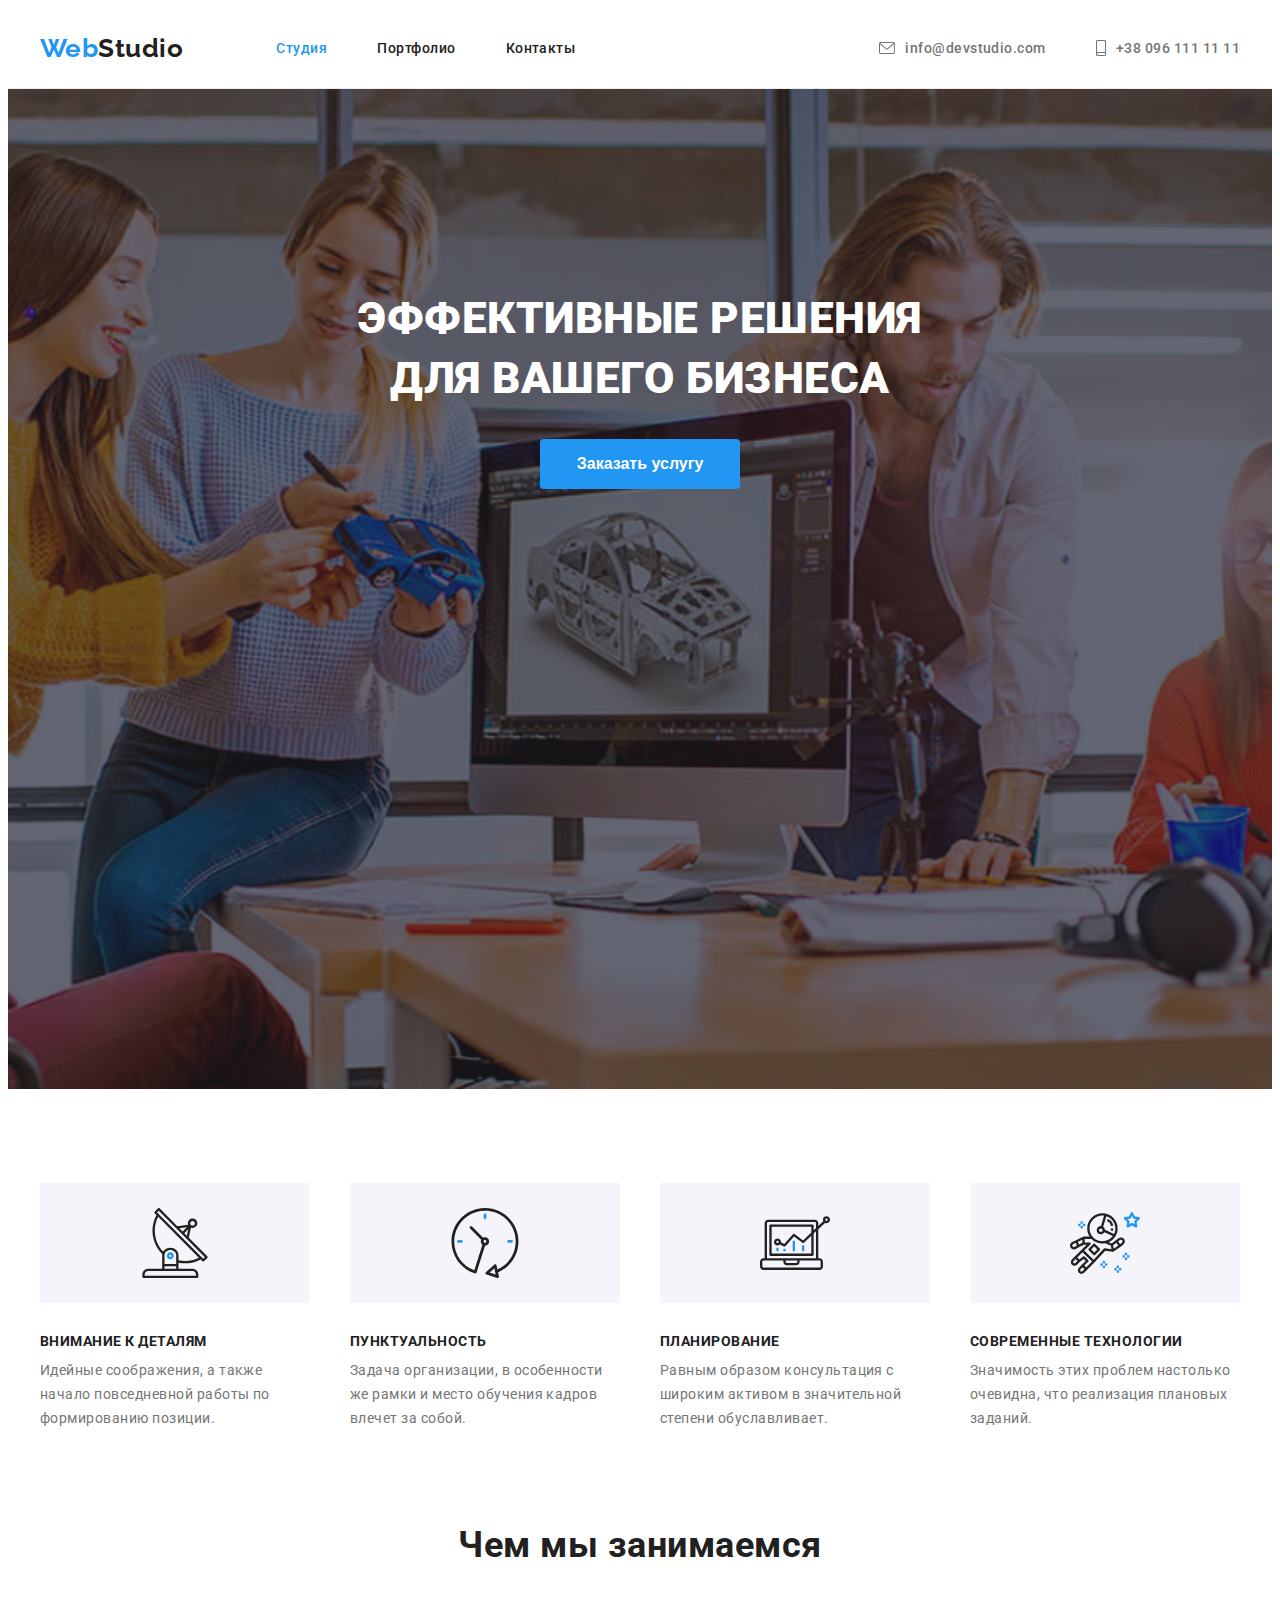
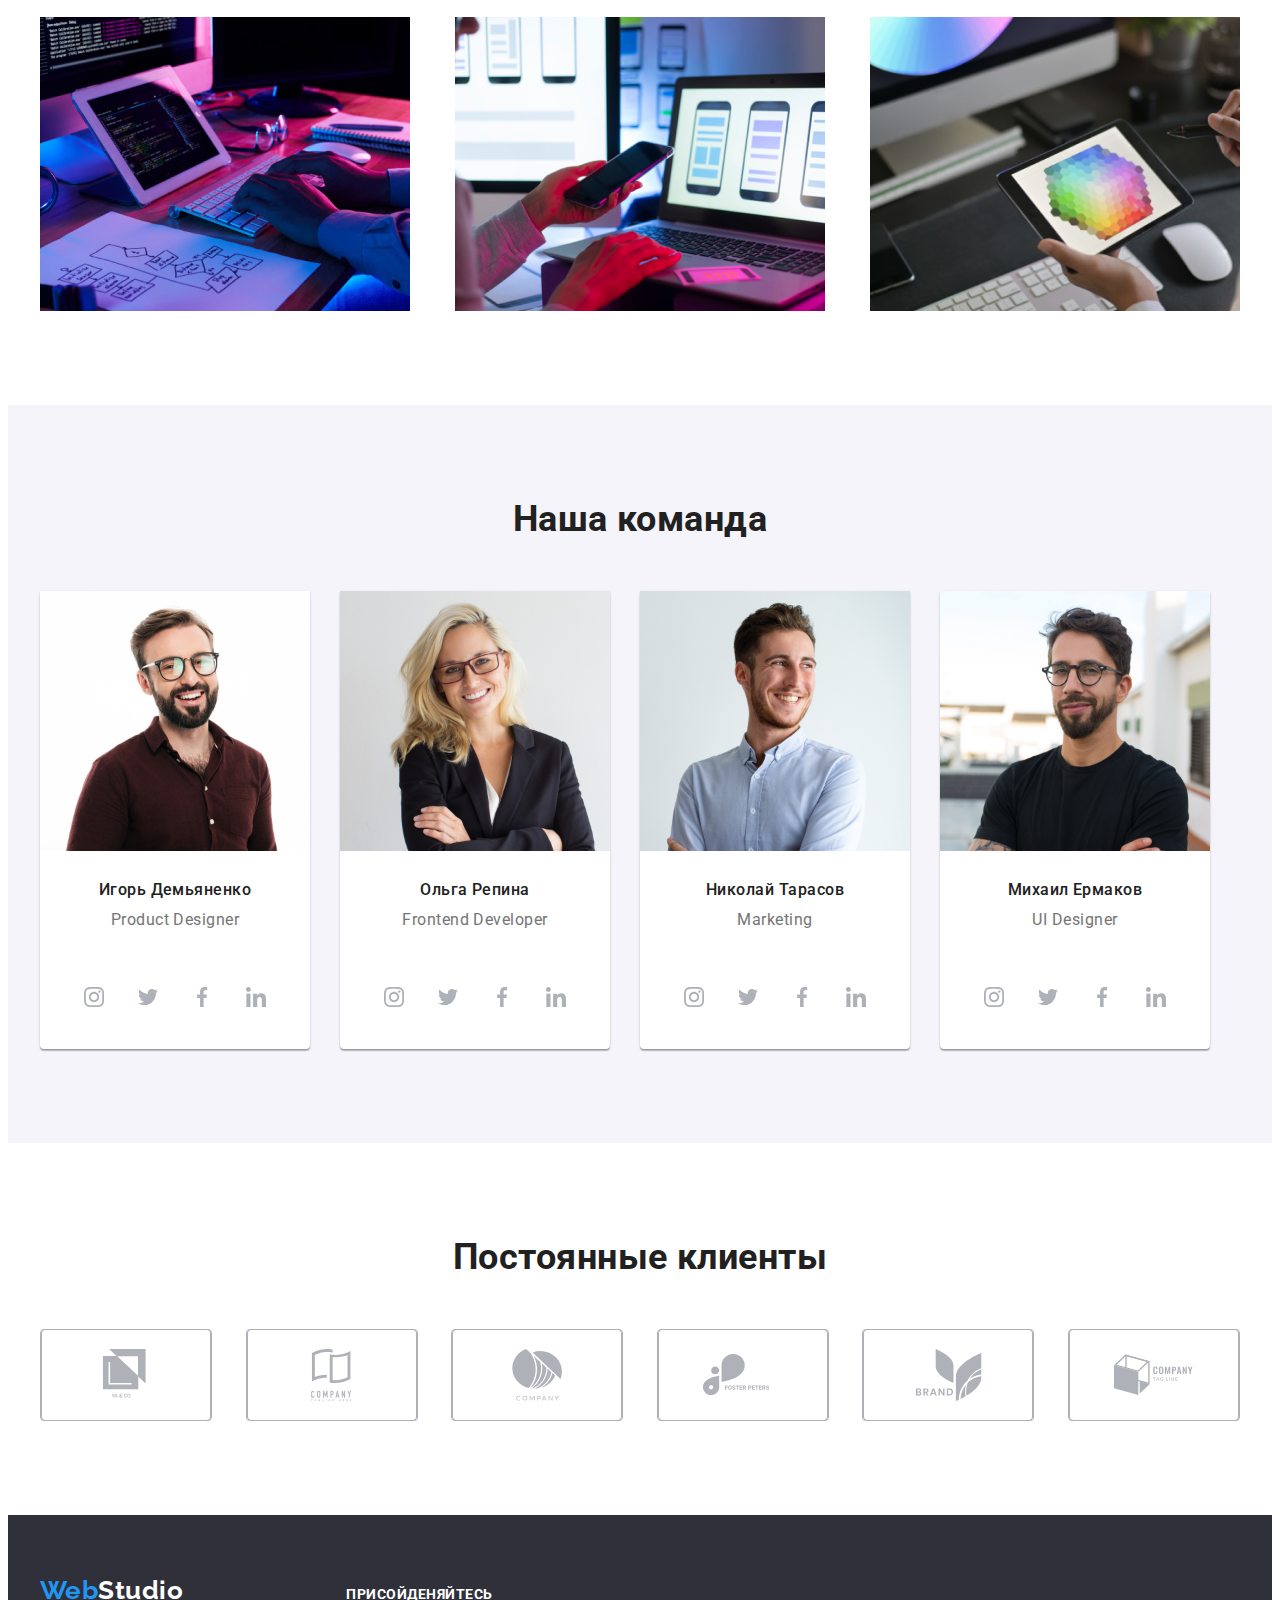
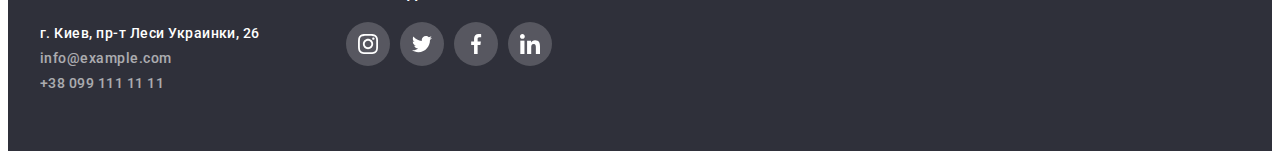
<file: index.html>
<!DOCTYPE html>
<html lang="ru">
<head>
    <meta charset="UTF-8">
    <meta name="viewport" content="width=device-width, initial-scale=1.0">
    <title>goit-markup-hw-04</title>
    <link rel="stylesheet" href="https://cdnjs.cloudflare.com/ajax/libs/modern-normalize/1.0.0/modern-normalize.css"
        integrity="sha512-Zx6MlUMKSVJoQ+83OwhdILe8cSEsCzfqThJd7J/VA2UrK6Ctj85p+xzqfyuNXE5B1k25uUdmJ2OzItbBy9GHAQ=="
        crossorigin="anonymous" />
    <link rel="preconnect" href="https://fonts.gstatic.com">
    <link href="https://fonts.googleapis.com/css2?family=Raleway:wght@700&family=Roboto:wght@400;500;700;900&display=swap"
        rel="stylesheet">
    <link rel="stylesheet" href="./css/style.css">
</head>
<body>
<header>
    <div class="container">
    <nav class="nav-item">
        <a href="#" class="logo link" lang="en"><span class="web">Web</span>Studio</a>
        <ul class="nav-list">
            <li class="link list nav-list-item"><a href="#" class="active ">Студия</a></li>
            <li class="link list nav-list-item"><a href="./portfolio.html">Портфолио</a></li>
            <li class="link list nav-list-item"><a href="#">Контакты</a></li>
        </ul>
    </nav>
        <ul class="nav-list address">
            <li class="nav-list-address link list"><a href="mailto:info@example.com" class="header-contact"><svg>
                <use href="./sprite.svg#icon-envelope"></use>
            </svg>info@devstudio.com</a></li>
            <li class="nav-list-address link list"><a href="tel:+380991111111" class="header-contact"><svg class="svg">
                <use href="./sprite.svg#icon-smartphone"></use></svg>+38 096 111 11 11</a></li>
        </ul>
    </div>
</header>
<!--Начало основного блока-->
    <main>
        
<section class="firstBlock">
    <div class="container">
        <h1>Эффективные решения<br> для вашего бизнеса</h1>
        <button class="btn">Заказать услугу</button>
    </div>
</section>
<section class="advantages">
    <div class="container">
        <ul class="advantages-item-list">
        <li class="list advantages-item">
            <div class="svg-advantages">
            <svg class="advantages-icon">
                <use href="./sprite.svg#icon-antenna-1"></use>
            </svg></div>
            <h3 class="advantages-h3">Внимание к деталям</h3>
            <p>Идейные соображения, а также начало повседневной работы по формированию позиции.</p>
        </li>
        <li class="list advantages-item">
            <div class="svg-advantages">
            <svg class="advantages-icon">
                <use href="./sprite.svg#icon-clock-1"></use>
            </svg></div>
            <h3 class="advantages-h3">Пунктуальность</h3>
            <p>Задача организации, в особенности же рамки и место обучения кадров влечет за собой.</p>
        </li>
        <li class="list advantages-item">
            <div class="svg-advantages">
            <svg class="advantages-icon">
                <use href="./sprite.svg#icon-diagram-1"></use>
            </svg></div>
            <h3 class="advantages-h3">Планирование</h3>
            <p>Равным образом консультация с широким активом в значительной степени обуславливает.</p>
        </li>
        <li class="list advantages-item">
            <div class="svg-advantages">
            <svg class="advantages-icon">
                <use href="./sprite.svg#icon-astronaut-1"></use>
            </svg></div>
            <h3 class="advantages-h3">Современные технологии</h3>
            <p>Значимость этих проблем настолько очевидна, что реализация плановых заданий.</p>
        </li>
    </ul></div>

</section>
<section class="whatWeDo">
    <div class="container">
        <h2>Чем мы занимаемся</h2>
    <ul class="whatWeDo-list">
        <li class="whatWeDo-item"><img src="./img/img1.png" alt="человек печатает на клавиатуре"></li>
        <li class="whatWeDo-item"><img src="./img/img2.png" alt="человек использует смартфон"></li>
        <li class="whatWeDo-item"><img src="./img/img3.png" alt="человек использует планшет"></li>
    </ul></div>

</section>
<section class="team">
    <div class="container">
        <h2>Наша команда</h2>
    <ul class="team-list">
        <li class="team-list-item list">
            <img src="./img/ИгорьДемьяненко.jpg" alt="Игорь Демьяненко" width="270" height="260">
            <div class="team-list-text">
            <h3>Игорь Демьяненко</h3>
            <p>Product Designer</p></div>
            <div class="social-links-team"><ul class="social-links-team-list">
                <li class="social-link"><a href="https://www.instagram.com/">
                    <svg>
                        <use href="./sprite.svg#icon-instagram-2"></use>
                    </svg>
                </a></li>
                <li class="social-link"><a href="#"><svg>
                    <use href="./sprite.svg#icon-twitter-1"></use>
                </svg></a></li>
                <li class="social-link"><a href="#"><svg>
                    <use href="./sprite.svg#icon-facebook-1"></use>
                </svg></a></li>
                <li class="social-link"><a href="#"><svg>
                    <use href="./sprite.svg#icon-linkedin-1"></use>
                </svg></a></li>
            </ul></div>

        </li>
        <li class="team-list-item list">
            <img src="./img/ОльгаРепина.jpg" alt="Ольга Репина" width="270" height="260">
            <div class="team-list-text">
            <h3>Ольга Репина</h3>
            <p>Frontend Developer</p></div>
            <div class="social-links-team"><ul class="social-links-team-list">
                <li class="social-link"><a href="https://www.instagram.com/"><svg>
                    <use href="./sprite.svg#icon-instagram-2"></use>
                </svg></a></li>
                <li class="social-link"><a href="#"><svg>
                    <use href="./sprite.svg#icon-twitter-1"></use>
                </svg></a></li>
                <li class="social-link"><a href="#"><svg>
                    <use href="./sprite.svg#icon-facebook-1"></use>
                </svg></a></li>
                <li class="social-link"><a href="#"><svg>
                    <use href="./sprite.svg#icon-linkedin-1"></use>
                </svg></a></li>
            </ul></div>

        </li>
        <li class="team-list-item list">
            <img src="./img/НиколайТарасов.jpg" alt="Николай Тарасов" width="270" height="260">
            <div class="team-list-text">
            <h3>Николай Тарасов</h3>
            <p>Marketing</p></div>
            <div class="social-links-team"><ul class="social-links-team-list">
                <li class="social-link"><a href="https://www.instagram.com/"><svg>
                    <use href="./sprite.svg#icon-instagram-2"></use>
                </svg></a></li>
                <li class="social-link"><a href="#"><svg>
                    <use href="./sprite.svg#icon-twitter-1"></use>
                </svg></a></li>
                <li class="social-link"><a href="#"><svg>
                    <use href="./sprite.svg#icon-facebook-1"></use>
                </svg></a></li>
                <li class="social-link"><a href="#"><svg>
                    <use href="./sprite.svg#icon-linkedin-1"></use>
                </svg></a></li>
            </ul></div>

        </li>
        <li class="team-list-item list">
            <img src="./img/МихаилЕрмаков.jpg" alt="Михаил Ермаков" width="270" height="260">
            <div class="team-list-text">
            <h3>Михаил Ермаков</h3>
            <p>UI Designer</p></div>
            <div class="social-links-team"><ul class="social-links-team-list">
                <li class="social-link"><a href="https://www.instagram.com/"><svg>
                    <use href="./sprite.svg#icon-instagram-2"></use>
                </svg></a></li>
                <li class="social-link"><a href="#"><svg>
                    <use href="./sprite.svg#icon-twitter-1"></use>
                </svg></a></li>
                <li class="social-link"><a href="#"><svg>
                    <use href="./sprite.svg#icon-facebook-1"></use>
                </svg></a></li>
                <li class="social-link"><a href="#"><svg>
                    <use href="./sprite.svg#icon-linkedin-1"></use>
                </svg></a></li>
            </ul></div>
            
        </li>
    </ul>
</div>
</section>
<section class="clients-section">
<div class="clients container"><h2>Постоянные клиенты</h2>
    <ul class="clients-list">
    <li class="client-list-iteam">
        <a href="#">
            <svg>
                <use href="./sprite.svg#icon-logo-1"></use>
            </svg>
        </a>
    </li>
    <li class="client-list-iteam">
        <a href="#">
            <svg><use href="./sprite.svg#icon-logo-2"></use></svg>
        </a>
    </li>
    <li class="client-list-iteam">
        <a href="#">
            <svg><use href="./sprite.svg#icon-logo-3"></use></svg>
        </a>
    </li>
    <li class="client-list-iteam">
        <a href="#">
            <svg><use href="./sprite.svg#icon-logo-4"></use></svg>
        </a>
    </li>
    <li class="client-list-iteam">
        <a href="#">
            <svg><use href="./sprite.svg#icon-logo-5"></use></svg>
        </a>
    </li>
    <li class="client-list-iteam">
        <a href="#">
            <svg><use href="./sprite.svg#icon-logo-6"></use></svg>
        </a>
    </li>
</ul></div>
</section>
    
    </main>
    <footer class="footer">
        <div class="container">
            <div class="footer-address">
        <a href="#" class="logo link" lang="en"><span class="web">Web</span><span class="studio">Studio</span></a>
        <address class="footer-address">
            <p class="footer-item">г. Киев, пр-т Леси Украинки, 26</p>
            <ul>
            <li class="footer-item list"><a href="mailto:info@example.com" class="footer-item link">info@example.com</a></li>
            <li class="footer-item list"><a href="tel:+380991111111" class="footer-item link">+38 099 111 11 11</a></li>
            </ul>
        </address></div>
        <div class="join">
            <span>Присойденяйтесь</span>
            <div class="social-links-footer">
                <ul class="social-links-footer-list">
                    <li class="social-link"><a href="https://www.instagram.com/"><svg>
                                <use href="./sprite.svg#icon-instagram-2"></use>
                            </svg></a></li>
                    <li class="social-link"><a href="#"><svg>
                                <use href="./sprite.svg#icon-twitter-1"></use>
                            </svg></a></li>
                    <li class="social-link"><a href="#"><svg>
                                <use href="./sprite.svg#icon-facebook-1"></use>
                            </svg></a></li>
                    <li class="social-link"><a href="#"><svg>
                                <use href="./sprite.svg#icon-linkedin-1"></use>
                            </svg></a></li>
                </ul>
            </div>
        </div>
        </div>
    </footer>
</body>
</html>
</file>
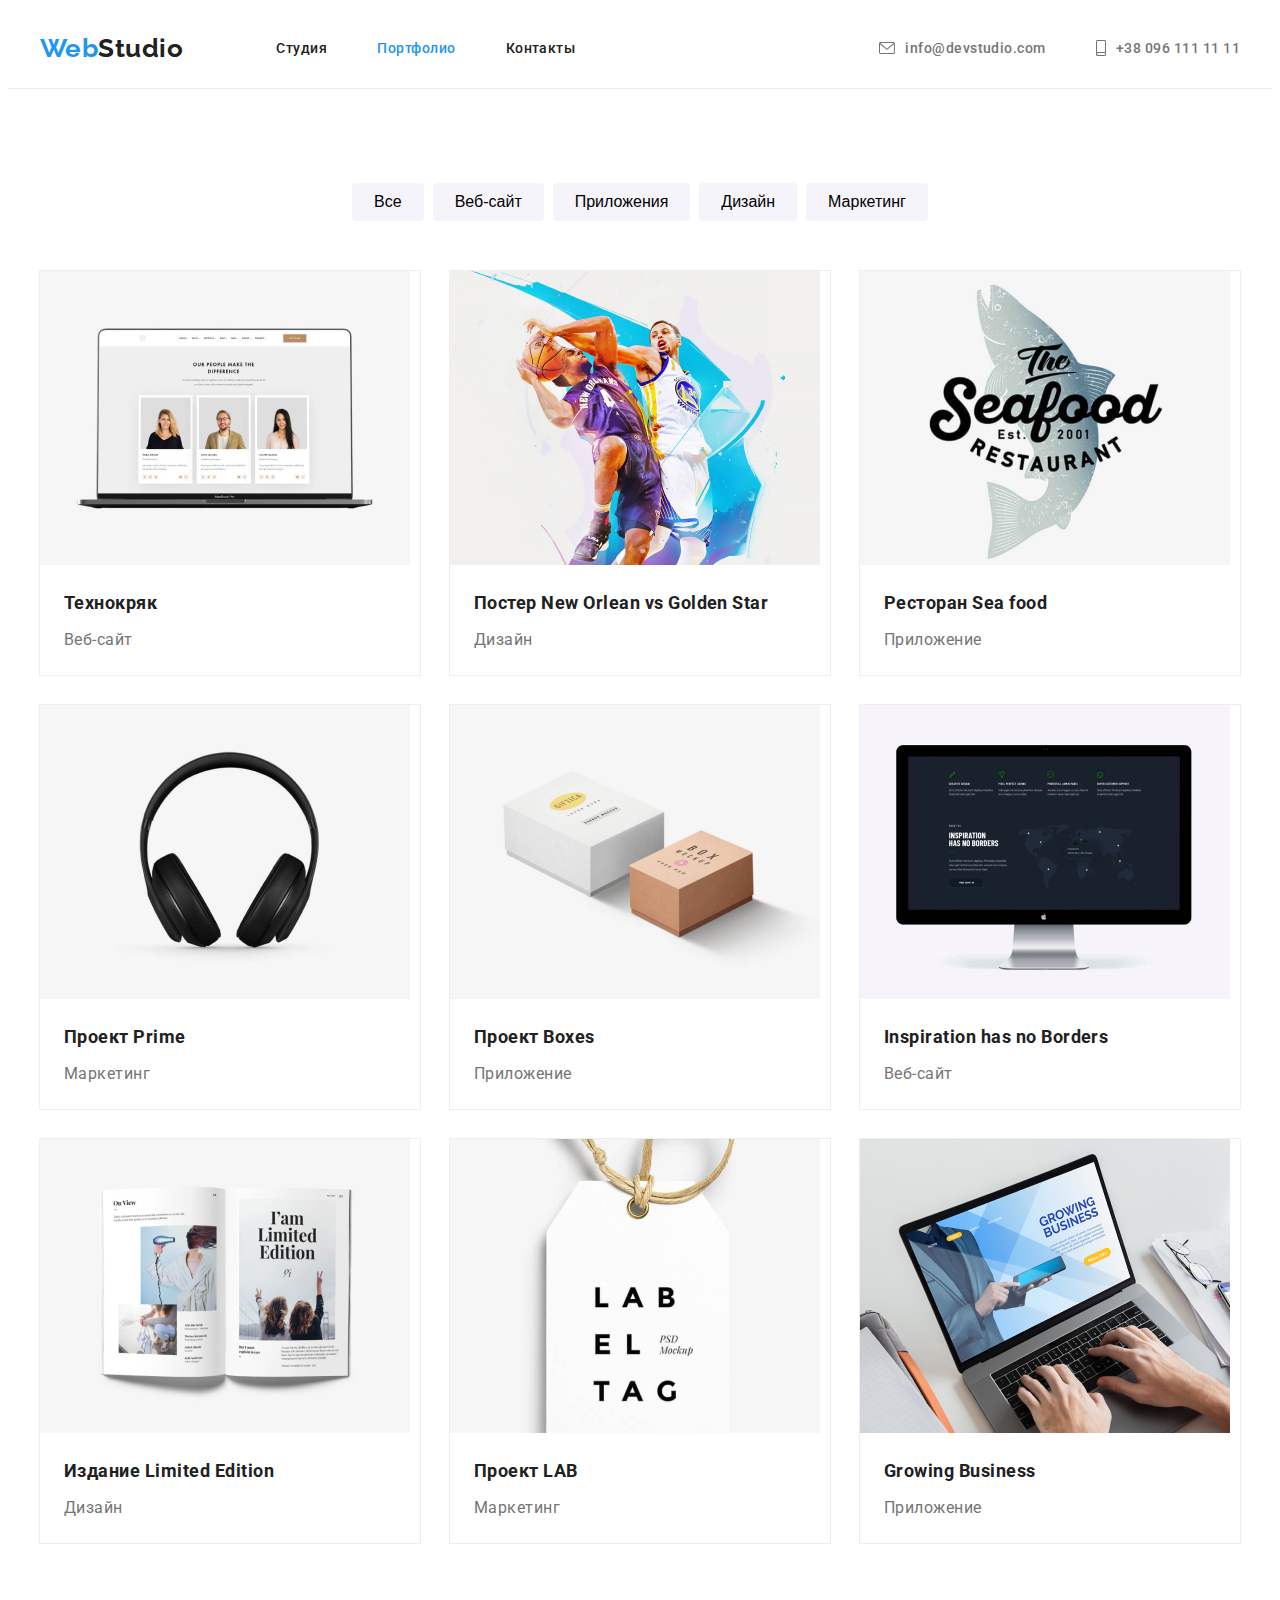
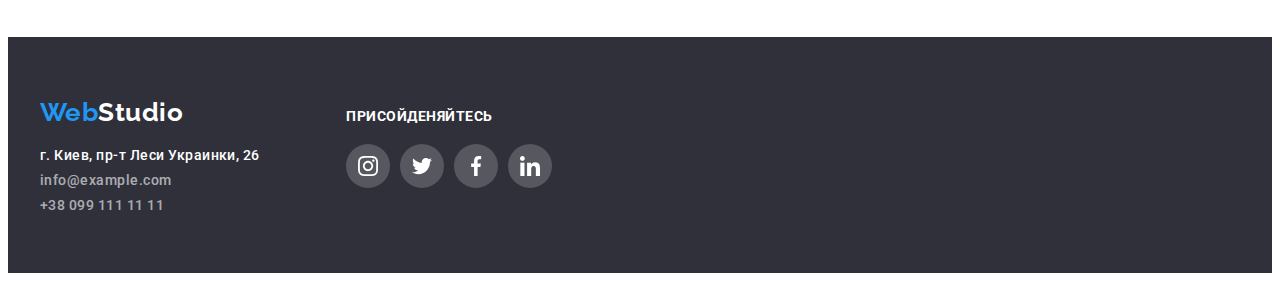
<file: portfolio.html>
<!DOCTYPE html>
<html lang="ru">

<head>
    <meta charset="UTF-8">
    <meta name="viewport" content="width=device-width, initial-scale=1.0">
    <title>goit-markup-hw-04</title>
    <link rel="stylesheet" href="https://cdnjs.cloudflare.com/ajax/libs/modern-normalize/1.0.0/modern-normalize.css"
        integrity="sha512-Zx6MlUMKSVJoQ+83OwhdILe8cSEsCzfqThJd7J/VA2UrK6Ctj85p+xzqfyuNXE5B1k25uUdmJ2OzItbBy9GHAQ=="
        crossorigin="anonymous" />
    <link rel="preconnect" href="https://fonts.gstatic.com">
    <link href="https://fonts.googleapis.com/css2?family=Raleway:wght@700&family=Roboto:wght@400;500;700;900&display=swap"
        rel="stylesheet">
    <link rel="stylesheet" href="./css/style.css">

</head>

<body>
    <header>
        <div class="container">
            <nav class="nav-item">
                <a href="./index.html" class="logo link list" lang="en"><span class="web">Web</span>Studio</a>
                <ul class="nav-list">
                    <li class="link list nav-list-item"><a href="./index.html">Студия</a></li>
                    <li class="link list nav-list-item"><a href="#" class="active">Портфолио</a></li>
                    <li class="link list nav-list-item"><a href="#">Контакты</a></li>
                </ul>
            </nav>
            <ul class="nav-list address">
                <li class=" nav-list-address link list" ><a href="mailto:info@example.com" class="header-contact"><svg>
                    <use href="./sprite.svg#icon-envelope"></use>
                </svg>info@devstudio.com</a></li>
                <li class=" nav-list-address link list"><a href="tel:+380991111111" class="header-contact"><svg class="svg">
                    <use href="./sprite.svg#icon-smartphone"></use>
                </svg>+38 096 111 11 11</a></li>
            </ul>
        </div>
    </header>
    <!--Начало основного блока-->

    <main>
        <section class="portfolio">
            <div class="btns">
                <ul class="list-btn">
                <li class="list"><button class="list-btn-item">Все</button></li>
                <li class="list"><button class="list-btn-item">Веб-сайт</button></li>
                <li class="list"><button class="list-btn-item">Приложения</button></li>
                <li class="list"><button class="list-btn-item">Дизайн</button></li>
                <li class="list"><button class="list-btn-item">Маркетинг</button></li>
            </ul><h4>buttons</h4></div>

            <div class="container">
                <ul class="portfolio-list">
                <li class="portfolio-item list"><a href='#'>
                        <img src="./img/img_portfolio/технокряк.png" alt="технокряк" width="370" height="294">
                        <div class="portfolio-text">
                            <h3>Технокряк</h3>
                        <p class="portfolio-item-p">Веб-сайт</p>
                    </div>
                    </a>
                </li>
                <li class="portfolio-item list"><a href='#'>
                        <img src="./img/img_portfolio/ПостерNewOrleanvsGoldenStar.png" alt="ПостерNewOrleanvsGoldenStar" width="370"
                            height="294">
                            <div class="portfolio-text">
                        <h3>Постер New Orlean vs Golden Star</h3>
                        <p class="portfolio-item-p">Дизайн</p>
                        </div>
                    </a>
                </li>
                <li class="portfolio-item list"><a href='#'>
                        <img src="./img/img_portfolio/РесторанSeafood.png" alt="РесторанSeafood" width="370" height="294">
                        <div class="portfolio-text">
                        <h3>Ресторан Sea food</h3>
                        <p class="portfolio-item-p">Приложение</p>
                        </div>
                    </a>
                </li>
                <li class="portfolio-item list"><a href='#'>
                        <img src="./img/img_portfolio/ПроектPrime.png" alt="ПроектPrime" width="370" height="294">
                        <div class="portfolio-text">
                        <h3>Проект Prime</h3>
                        <p class="portfolio-item-p">Маркетинг</p>
                        </div>
                    </a>
                </li>
                <li class="portfolio-item list"><a href='#'>
                        <img src="./img/img_portfolio/ПроектBoxes.png" alt="ПроектBoxes" width="370" height="294">
                        <div class="portfolio-text">
                        <h3>Проект Boxes</h3>
                        <p class="portfolio-item-p">Приложение</p>
                        </div>
                    </a>
                </li>
                <li class="portfolio-item list"><a href='#'>
                        <img src="./img/img_portfolio/InspirationhasnoBorders.png" alt="InspirationhasnoBorders" width="370"
                            height="294">
                            <div class="portfolio-text">
                        <h3>Inspiration has no Borders</h3>
                        <p class="portfolio-item-p">Веб-сайт</p>
                        </div>
                    </a>
                </li>
                <li class="portfolio-item list"><a href='#'>
                        <img src="./img/img_portfolio/ИзданиеLimitedEdition.png" alt="ИзданиеLimitedEdition" width="370"
                            height="294">
                            <div class="portfolio-text">
                        <h3>Издание Limited Edition</h3>
                        <p class="portfolio-item-p">Дизайн</p>
                        </div>
                    </a>
                </li>
                <li class="portfolio-item list"><a href='#'>
                        <img src="./img/img_portfolio/ПроектLAB.png" alt="ПроектLAB" width="370" height="294">
                        <div class="portfolio-text">
                        <h3>Проект LAB</h3>
                        <p class="portfolio-item-p">Маркетинг</p>
                        </div>
                    </a>
                </li>
                <li class="portfolio-item list"><a href='#'>
                        <img src="./img/img_portfolio/GrowingBusiness.png" alt="GrowingBusiness" width="370" height="294">
                        <div class="portfolio-text">
                            <h3>Growing Business</h3>
                        <p class="portfolio-item-p">Приложение</p>
                    </div>
                        
                    </a>
                </li>
            </ul>
        </div>
            
        </section>
        </main>
        <footer class="footer">
            <div class="container">
                <div class="footer-address">
            <a href="./index.html" class="logo list link" lang="en"><span class="web">Web</span><span class="studio">Studio</span></a>
            <address class="footer-address">
                <p class="footer-item">г. Киев, пр-т Леси Украинки, 26</p>
                <ul>
                    <li class="footer-item list link"><a href="mailto:info@example.com" class="footer-item link">info@example.com</a></li>
                    <li class="footer-item list link"><a href="tel:+380991111111" class="footer-item link">+38 099 111 11 11</a></li>
                </ul>
            </address></div>
                <div class="join">
                    <span>Присойденяйтесь</span>
                    <div class="social-links-footer">
                        <ul class="social-links-footer-list">
                            <li class="social-link"><a href="https://www.instagram.com/"><svg>
                                        <use href="./sprite.svg#icon-instagram-2"></use>
                                    </svg></a></li>
                            <li class="social-link"><a href="#"><svg>
                                        <use href="./sprite.svg#icon-twitter-1"></use>
                                    </svg></a></li>
                            <li class="social-link"><a href="#"><svg>
                                        <use href="./sprite.svg#icon-facebook-1"></use>
                                    </svg></a></li>
                            <li class="social-link"><a href="#"><svg>
                                        <use href="./sprite.svg#icon-linkedin-1"></use>
                                    </svg></a></li>
                        </ul>
                    </div>
                </div>
            </div>
        </footer>
        </body>
        </html>
</file>
<file: css/style.css>
:root {
  --accent-color: #2196f3;
  --white-color: #ffffff;
  --bg-color: #f5f4fa;
  --block-bg-color: #2f303a;
  --light-text-color: #757575;
  --text-color: #212121;
  --card-set-gap: 30px;
  --links-color: #afb1b8;
}
body {
  font-family: roboto;
  font-size: 16px;
  font-weight: 500;
  color: var(--text-color);
  letter-spacing: 0.03em;
}
.list {
  list-style: none;
}
.link {
  text-decoration: none;
}

.container {
  width: 1200px;
  padding-left: 15px;
  padding-right: 15px;
  margin: 0 auto;
}
img,
a {
  display: block;
}
ul,
ol {
  margin: 0;
  padding: 0;
}

h1,
h2,
h3,
h4,
h5,
h6,
p {
  margin: 0;
  padding: 0;
  list-style: none;
}

/* =========== HEADER ============= */

.active {
  color: var(--accent-color);
}
.logo {
  font-family: raleway;
  font-size: 26px;
  font-weight: 700;
  margin-right: 93px;
}
.web {
  font-family: raleway;
  font-size: 26px;
  color: var(--accent-color);
}

a {
  color: var(--text-color);
  font-size: 14px;
  text-decoration: none;
}

ul {
  list-style: none;
}

li > a:hover,
li > a:focus {
  color: var(--accent-color);
  transition: color 0.2s linear;
}
.nav-list-address .header-contact {
  color: var(--light-text-color);
  transition: color 0.2s linear;
}
.header-contact:hover,
.header-contact:focus {
  color: var(--accent-color);
  transition: color 0.2s linear;
}

.header-contact > svg {
  margin-right: 10px;
  width: 16px;
  height: 12px;
  fill: var(--light-text-color);
}

.header-contact .svg {
  margin-right: 10px;
  width: 10px;
  height: 16px;
  fill: var(--light-text-color);
}

.header-contact:hover > svg,
.header-contact:focus > svg {
  fill: var(--accent-color);
  transition: fill 0.2s linear;
}

.header-contact {
  display: flex;
  align-items: center;
  color: var(--light-text-color);
  padding-top: 32px;
  padding-bottom: 32px;
}

header .container {
  display: flex;
  align-items: center;
}
.nav-list-item > a {
  padding-top: 32px;
  padding-bottom: 32px;
}
.nav-item {
  display: flex;
  align-items: center;
}
.nav-list {
  display: flex;
  align-items: center;
}
.address {
  margin-left: auto;
}

.nav-list-address:not(:first-child) {
  margin-left: 50px;
}

.nav-list-item:not(:last-child) {
  margin-right: 50px;
}

header {
  border-bottom: 1px solid #ececec;
}

/* =========== END HEADER ============= */

.firstBlock > .container {
  display: flex;
  flex-direction: column;
  justify-content: center;
  align-items: center;
}
.firstBlock {
  padding-top: 200px;
  padding-bottom: 200px;
  width: 100%;
  height: 600px;
  background-image: linear-gradient(
      rgba(47, 48, 58, 0.4),
      rgba(47, 48, 58, 0.4)
    ),
    url(../img/first-page-bg/img.png);
  background-size: cover;
  background-repeat: no-repeat;
  background-position: center;
}
h1 {
  height: 120px;

  color: var(--white-color);
  font-size: 44px;
  line-height: 1.363;
  font-weight: 900;
  text-align: center;
  text-transform: uppercase;
}
.btn {
  margin-top: 30px;
  min-width: 200px;
  height: 50px;
  font-weight: 700;
  font-size: 16px;
  cursor: pointer;
  background-color: var(--accent-color);
  border-radius: 4px;
  border: none;
  color: var(--white-color);
}

/* ===========END FIRST BLOCK============ */

.advantages-item-list {
  display: flex;
  justify-content: space-between;
}
.advantages-item {
  max-width: 270px;
  flex-direction: row;
}
.advantages .container {
  padding-top: 94px;
  padding-bottom: 94px;
}

h3 {
  font-weight: 700;
  font-size: 16px;
  line-height: 1.172;
}
.advantages-h3 {
  margin-bottom: 10px;
  font-size: 14px;
  text-transform: uppercase;
}

li > p {
  font-weight: 400;
  font-size: 14px;
  color: var(--light-text-color);
  line-height: 1.714;
}

.advantages-icon {
  width: 70px;
  height: 70px;
}

.svg-advantages {
  display: flex;
  align-items: center;
  justify-content: center;
  width: 270px;
  height: 120px;
  background-color: var(--bg-color);
  margin-bottom: 30px;
}
/* =============END ADVANTAGES BLOCK============= */
.whatWeDo-list {
  display: flex;
  justify-content: space-between;
}
.whatWeDo .container > h2 {
  text-align: center;
  margin-bottom: 50px;
}
.whatWeDo .container {
  padding-bottom: 94px;
}

/* ================END WHAT WE DO BLOCK=============== */

.team-list {
  display: flex;
  flex-wrap: wrap;
  padding: 0;
  margin: 0;
  list-style: none;
  margin-left: calc(-1 * var(--card-set-gap));
  margin-top: calc(-1 * var(--card-set-gap));
}
.team .container h2 {
  text-align: center;
  margin-bottom: 50px;
}

h2 {
  font-weight: 700;
  font-size: 36px;
  line-height: 1.166;
}
.team .container {
  padding-top: 94px;
  padding-bottom: 94px;
}

.team {
  background-color: var(--bg-color);
}

.team-list-item {
  margin-left: var(--card-set-gap);
  margin-top: var(--card-set-gap);
  background-color: var(--white-color);
  box-shadow: 0px 1px 3px #0000001f, 0px 1px 1px #00000024,
    0px 2px 1px #00000033;
  border-radius: 0px 0px 4px 4px;
}

.team-list-text {
  padding-top: 30px;
  padding-bottom: 30px;
  text-align: center;
}

.team-list-text h3 {
  font-weight: 500;
  margin-bottom: 10px;
}

.team-list-text p {
  font-size: 16px;
  font-weight: 400;
  color: var(--light-text-color);
}

.social-links-team {
  width: 206px;
  height: 44px;
  margin: 16px 32px 30px 32px;
}
.social-links-team-list {
  display: flex;
  flex-direction: row;
  align-items: center;
  justify-content: center;
}
.social-link > a {
  display: flex;
  align-items: center;
  justify-content: center;
  width: 44px;
  height: 44px;
  background-color: rgba(255, 255, 255, 0.1);
  border-radius: 50px;
}
.social-link {
  display: flex;
  align-items: center;
  justify-content: center;
  width: 44px;
  height: 44px;
  background-color: rgba(255, 255, 255, 0.1);
  border-radius: 50px;
}
.social-link:hover,
.social-link > a:focus {
  background-color: var(--accent-color);
  transition: background-color 0.3s linear;
}

.social-link:hover svg,
.social-link > a:focus svg {
  fill: var(--white-color);
  transition: fill 0.3s linear;
}

.social-link svg {
  fill: var(--links-color);
  width: 20px;
  height: 20px;
}
.social-link:not(:last-child) {
  margin-right: 10px;
}

.clients-list {
  display: flex;
  align-items: center;
  justify-content: space-between;
}
.client-list-iteam > a {
  display: flex;
  align-items: center;
  justify-content: center;
  border: 1px solid var(--links-color);
  border-radius: 4px;
  width: 170px;
  height: 90px;
}
.client-list-iteam {
  display: flex;
  align-items: center;
  justify-content: center;
  border: 1px solid var(--links-color);
  border-radius: 4px;
  width: 170px;
  height: 90px;
}
.client-list-iteam svg {
  width: 79px;
  height: 52px;
  fill: var(--links-color);
}

.client-list-iteam:hover svg,
.client-list-iteam > a:focus svg {
  fill: var(--accent-color);
}

.client-list-iteam:hover,
.client-list-iteam :focus {
  border-color: var(--accent-color);
}

.clients h2 {
  text-align: center;
  margin-bottom: 50px;
}

.clients-section {
  background-color: var(--white-color);
  padding-top: 94px;
  padding-bottom: 94px;
}
/* =============END TEAM BLOCK============== */

.list-btn {
  display: flex;
  flex-direction: row;
  justify-content: center;
}
.btns {
  margin-bottom: 50px;
}
.list-btn-item {
  height: 38px;
  padding: 6px 22px;
  cursor: pointer;
  background: var(--bg-color);
  border: 0;
  border-radius: 4px;
  font-weight: 500;
  font-size: 16px;
}
.list-btn > .list:not(:last-child) {
  margin-right: 9px;
}

.list-btn-item:hover,
.list-btn-item:focus {
  background-color: var(--accent-color);
  color: var(--white-color);
  transition: color 0.2s linear;
  transition: background-color 0.2s linear;
  box-shadow: 0px 3px 1px #0000001a, 0px 1px 2px #00000014,
    0px 2px 2px #0000001f;
  border-radius: 4px;
}

/* ===============END BTNS BLOCK=============== */

.portfolio-list > a {
  padding: 0;
  margin: 0;
  list-style: none;
  display: flex;
  flex-wrap: wrap;
  margin-left: calc(-1 * var(--card-set-gap));
  margin-top: calc(-1 * var(--card-set-gap));
}
.portfolio-list {
  padding: 0;
  margin: 0;
  list-style: none;
  display: flex;
  flex-wrap: wrap;
  margin-left: calc(-1 * var(--card-set-gap));
  margin-top: calc(-1 * var(--card-set-gap));
}
.portfolio-item:hover,
.portfolio-item > a:focus {
  box-shadow: 0px 1px 1px rgba(0, 0, 0, 0.12), 0px 4px 4px rgba(0, 0, 0, 0.06),
    1px 4px 6px rgba(0, 0, 0, 0.16);
}

.portfolio-list > .portfolio-item {
  flex-basis: calc(100% / 3 - var(--card-set-gap));
  margin-left: var(--card-set-gap);
  margin-top: var(--card-set-gap);
  font-size: 18px;
  outline: 1px solid #eeeeee;
}

.portfolio {
  padding-top: 94px;
  padding-bottom: 94px;
}

.portfolio-text {
  padding: 20px 24px;
}

.portfolio-item h3 {
  margin-bottom: 4px;
  font-size: 18px;
  line-height: 36px;
  color: var(--text-color);
}
.portfolio-item-p {
  font-size: 16px;
  font-weight: 400;
  line-height: 30px;
  color: var(--light-text-color);
}
h4 {
  display: none;
}

/* ============== FOOTER =================== */

footer .container {
  display: flex;
  flex-direction: row;
  align-items: baseline;
}
footer {
  background: var(--block-bg-color);
}
address a {
  color: var(--light-text-color);
  opacity: 60%;
}
.footer-item {
  font-size: 14px;
  font-style: normal;
  color: var(--white-color);
}
.studio {
  font-family: raleway;
  font-size: 26px;
  font-weight: 700;
  text-decoration: none;
  color: var(--white-color);
}

.footer .container .logo {
  margin-bottom: 20px;
}
.footer-address .footer-item:not(:last-child) {
  margin-bottom: 9px;
}

.footer {
  padding-top: 60px;
  padding-bottom: 60px;
}

.join {
  display: flex;
  flex-direction: column;
  margin-left: 70px;
}
.join span {
  text-transform: uppercase;
  color: var(--white-color);
  font-size: 14px;
  font-weight: 700;
  margin-bottom: 20px;
}

.social-links-footer {
  width: 206px;
  height: 44px;
}
.social-links-footer-list {
  display: flex;
  flex-direction: row;
  align-items: flex-start;
  justify-content: flex-start;
  margin: 0;
}

.join .social-link svg {
  fill: var(--white-color);
  width: 20px;
  height: 20px;
}
</file>
